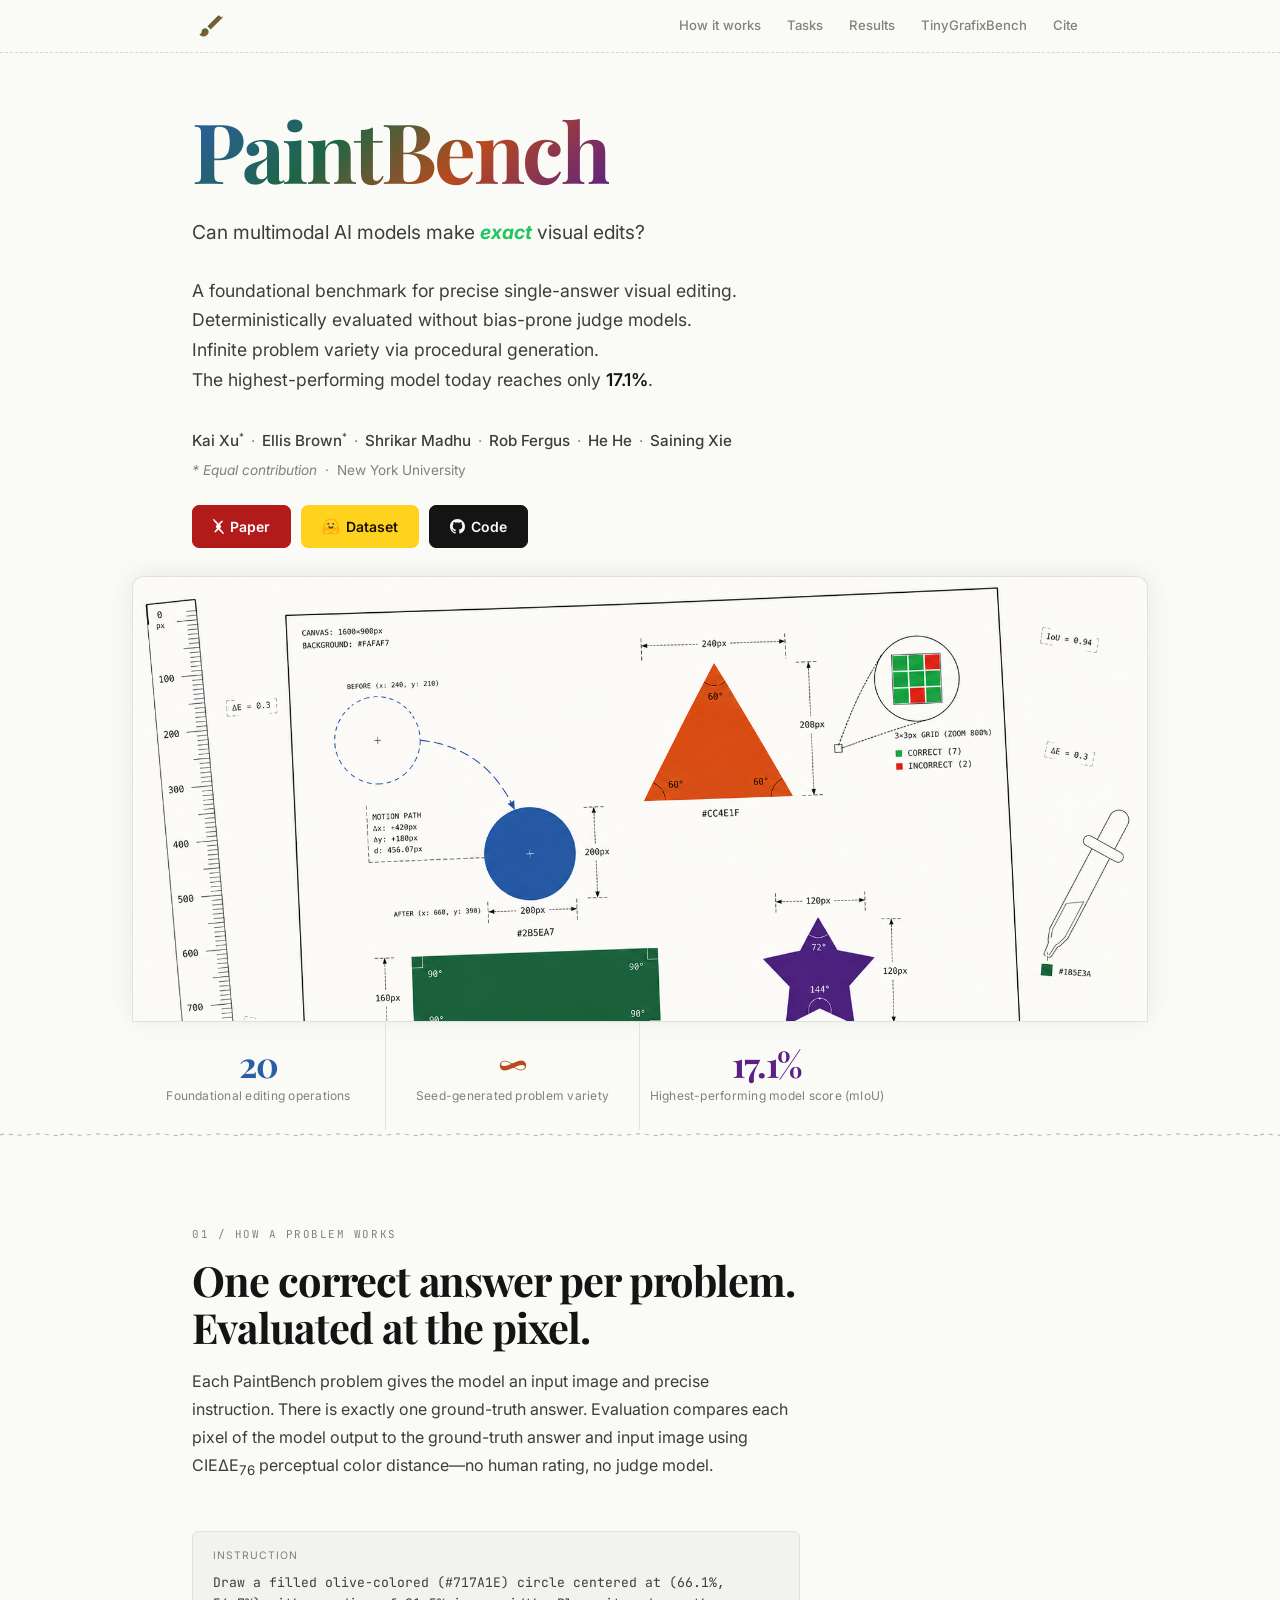
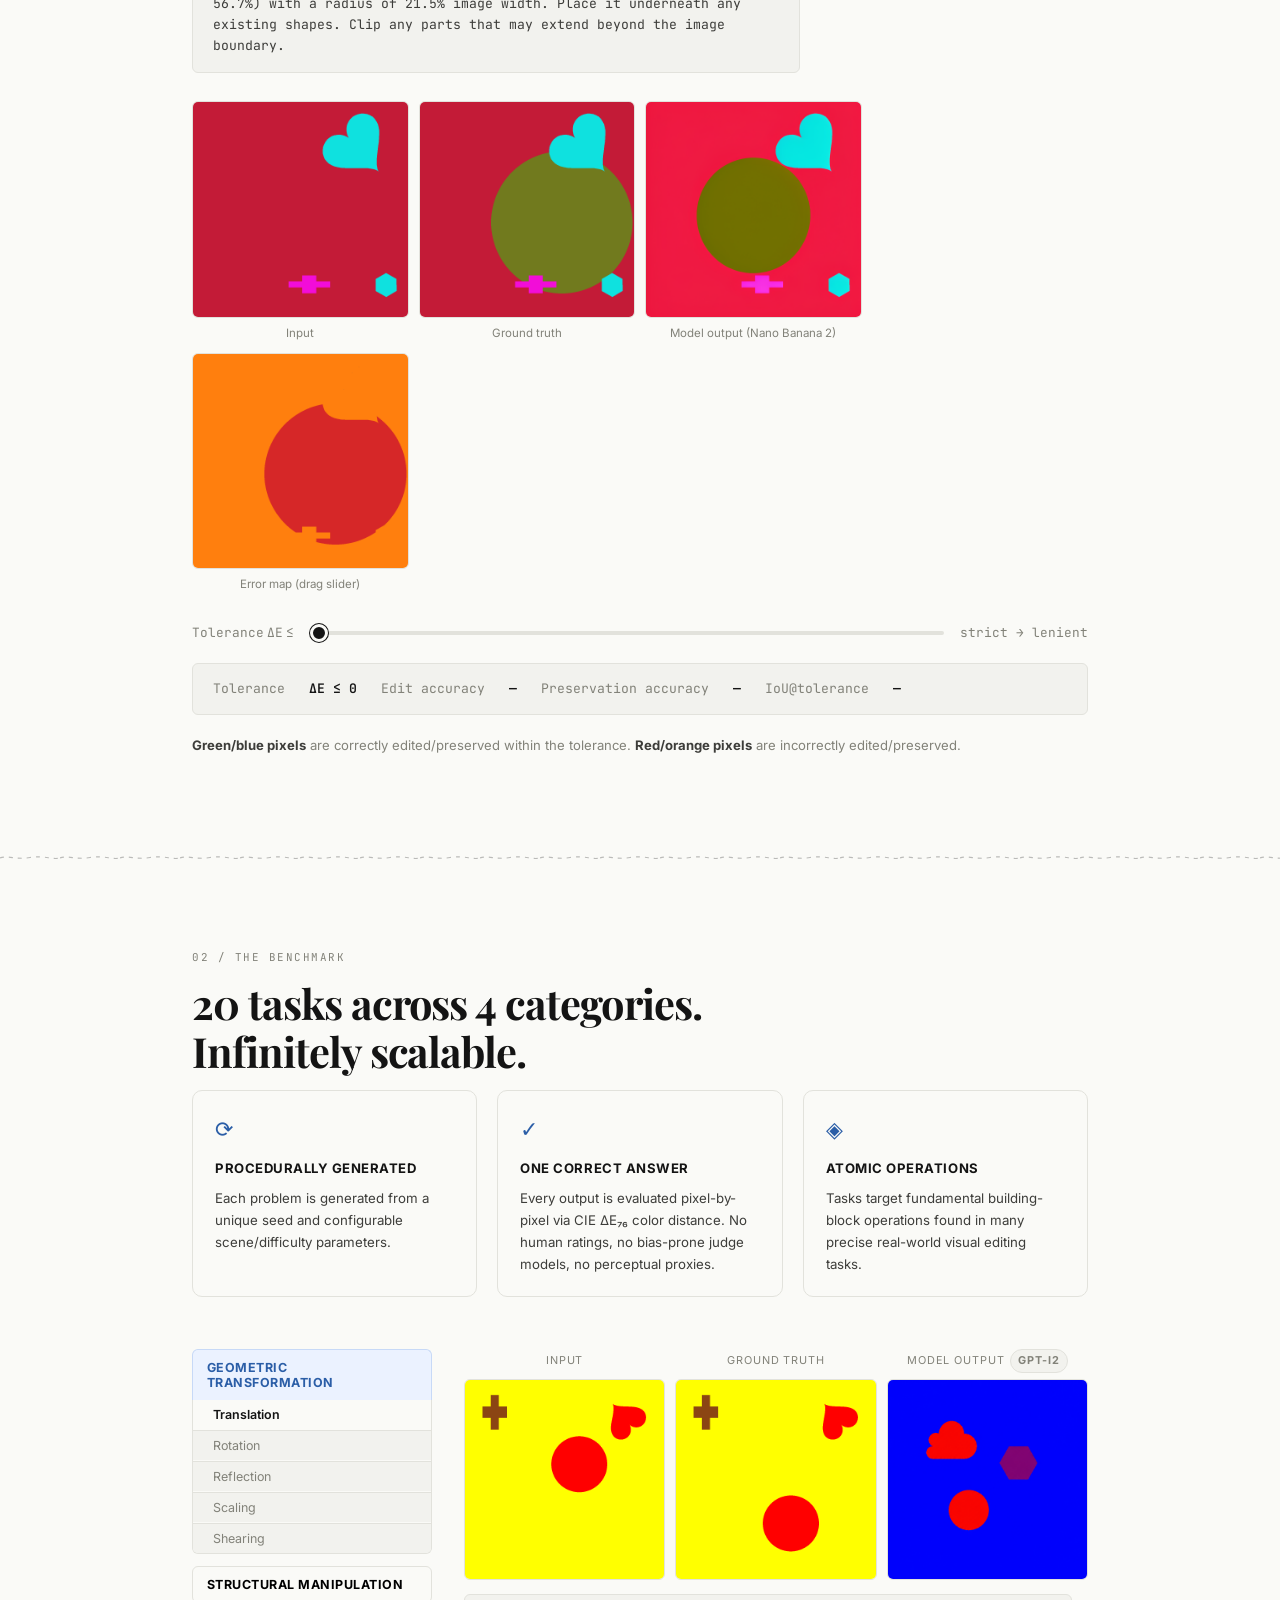
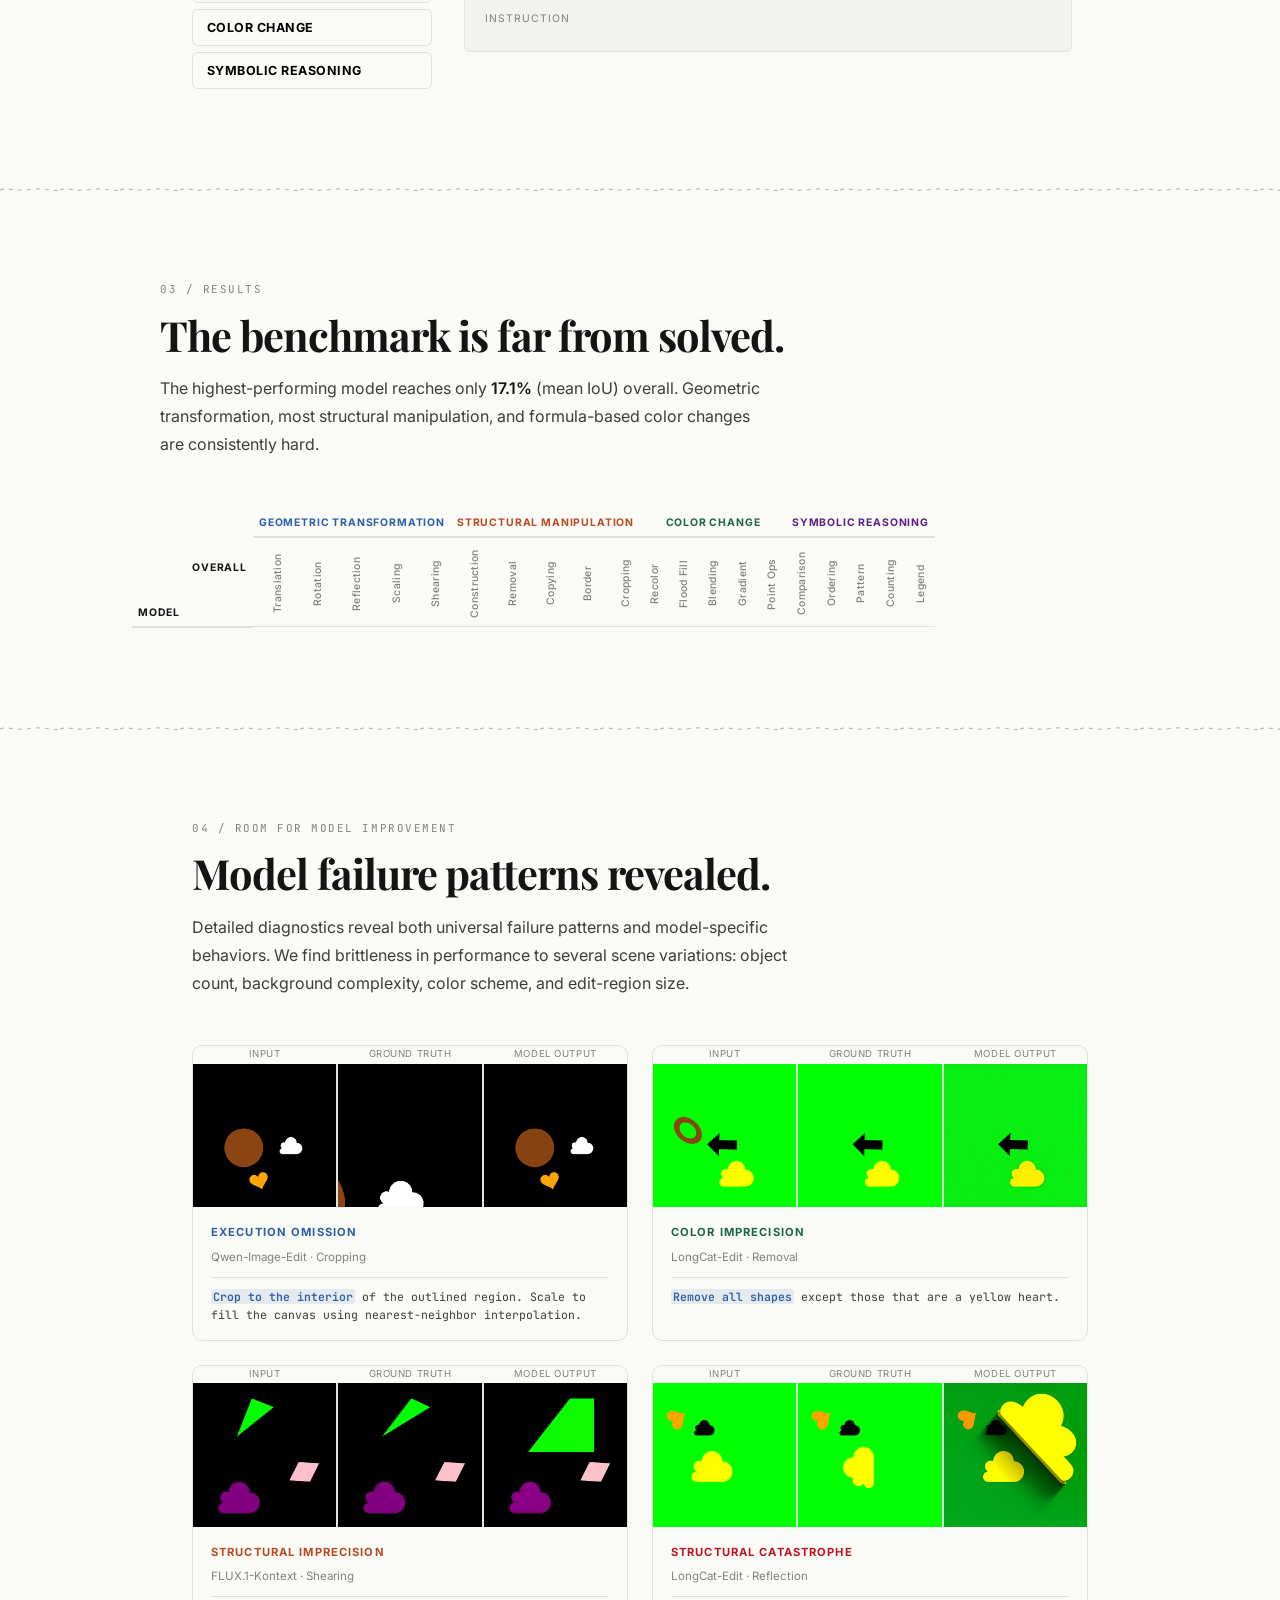
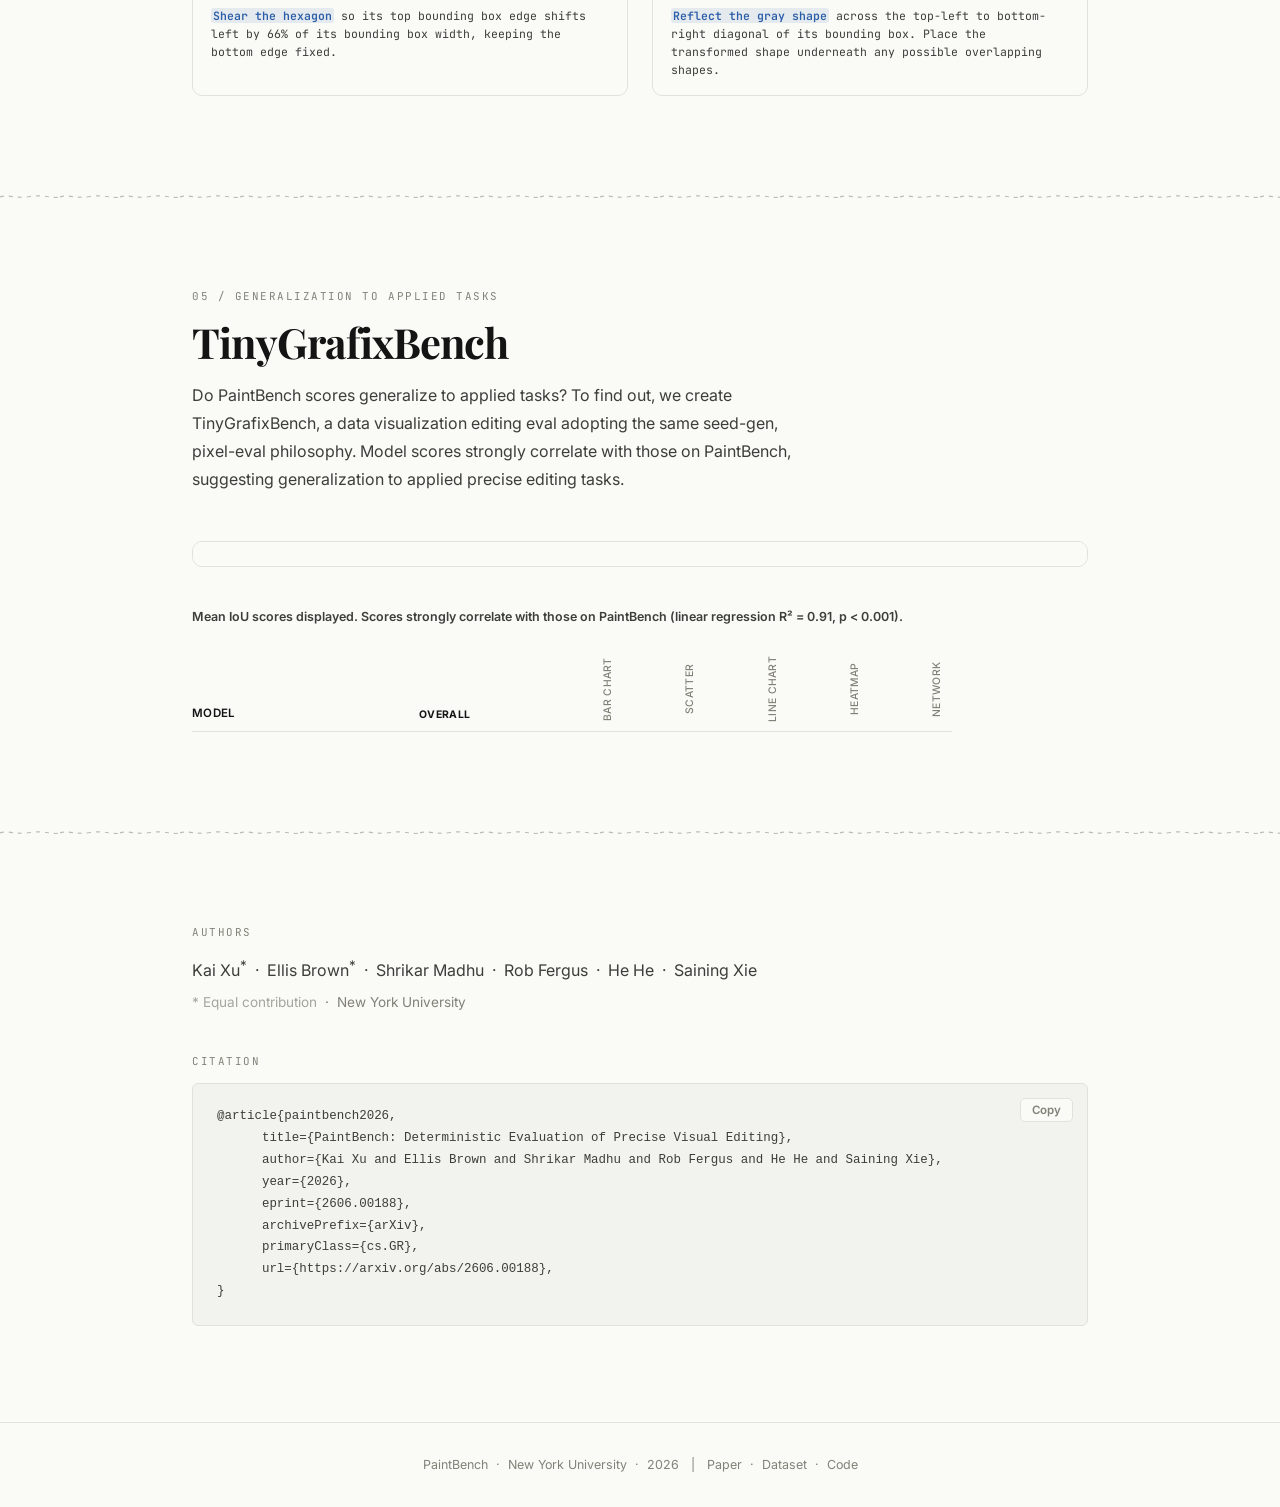
<file: index.html>
<!DOCTYPE html>
<html lang="en">
<head>
  <meta charset="UTF-8" />
  <meta name="viewport" content="width=device-width, initial-scale=1.0" />
  <title>PaintBench: Deterministic Evaluation of Precise Visual Editing</title>
  <meta name="description" content="PaintBench: a pixel-level benchmark for evaluating precise, deterministic visual editing across 20 tasks and 1,920 problems. The best model today scores 17.1%." />
  <link rel="icon" type="image/svg+xml" href="assets/img/favicon.svg" />
  <link rel="preconnect" href="https://fonts.googleapis.com" />
  <link rel="preconnect" href="https://fonts.gstatic.com" crossorigin />
  <link href="https://fonts.googleapis.com/css2?family=Playfair+Display:wght@700&family=Inter:wght@400;500;600;700&family=JetBrains+Mono:wght@400;500&display=swap" rel="stylesheet" />
  <link rel="stylesheet" href="assets/css/style.css" />
</head>
<body>

<!-- ── Nav ────────────────────────────────────────────────────── -->
<nav>
  <canvas id="nav-canvas"></canvas>
  <div class="nav-inner">
    <img src="assets/img/favicon.svg" class="nav-logo" alt="PaintBench" />
    <div class="nav-links">
      <a href="#example">How it works</a>
      <a href="#benchmark">Tasks</a>
      <a href="#results">Results</a>
      <a href="#tinygrafixbench">TinyGrafixBench</a>
      <a href="#citation">Cite</a>
    </div>
  </div>
</nav>

<!-- ── Hero ────────────────────────────────────────────────────── -->
<section id="hero">
  <div class="wrap">
    <h1 class="hero-title">PaintBench</h1>
    <p class="hero-tagline">Can multimodal AI models make <strong><em style="color:#22c55e">exact</em></strong> visual edits?</p>
    <p class="hero-sub">
      A foundational benchmark for precise single-answer visual editing.<br>
      Deterministically evaluated without bias-prone judge models.<br>
      Infinite problem variety via procedural generation.<br>
      The highest-performing model today reaches only&nbsp;<em>17.1%</em>.
    </p>
    <div class="hero-authors">
      <a href="https://kaixubuilds.github.io/" target="_blank" rel="noopener" class="author-name">Kai Xu</a><sup>*</sup>
      <span class="author-sep">&thinsp;·&thinsp;</span>
      <a href="https://ellisbrown.github.io/" target="_blank" rel="noopener" class="author-name">Ellis Brown</a><sup>*</sup>
      <span class="author-sep">&thinsp;·&thinsp;</span>
      <a href="https://shrikar17.github.io/" target="_blank" rel="noopener" class="author-name">Shrikar Madhu</a>
      <span class="author-sep">&thinsp;·&thinsp;</span>
      <a href="https://cs.nyu.edu/~fergus/pmwiki/pmwiki.php" target="_blank" rel="noopener" class="author-name">Rob Fergus</a>
      <span class="author-sep">&thinsp;·&thinsp;</span>
      <a href="https://hhexiy.ai/" target="_blank" rel="noopener" class="author-name">He He</a>
      <span class="author-sep">&thinsp;·&thinsp;</span>
      <a href="https://www.sainingxie.com/" target="_blank" rel="noopener" class="author-name">Saining Xie</a>
    </div>
    <div class="hero-affil">
      <span class="affil-eq">* Equal contribution</span>
      <span class="affil-sep"> &nbsp;·&nbsp; </span>
      <span>New York University</span>
    </div>
    <div class="btn-row">
      <a href="https://arxiv.org/abs/2606.00188" target="_blank" rel="noopener" class="btn cta-arxiv">
        <img src="assets/img/arxiv_logo.png" alt="arXiv" class="btn-logo btn-logo-arxiv" /> Paper
      </a>
      <a href="https://huggingface.co/datasets/PaintBench/PaintBench" target="_blank" rel="noopener" class="btn cta-hf">
        <img src="assets/img/hf_logo.png" alt="HuggingFace" class="btn-logo btn-logo-hf" /> Dataset
      </a>
      <a href="https://github.com/PaintBench/PaintBench" target="_blank" rel="noopener" class="btn cta-secondary">
        <svg width="15" height="15" viewBox="0 0 24 24" fill="currentColor"><path d="M12 0C5.37 0 0 5.37 0 12c0 5.31 3.435 9.795 8.205 11.385.6.105.825-.255.825-.57 0-.285-.015-1.23-.015-2.235-3.015.555-3.795-.735-4.035-1.41-.135-.345-.72-1.41-1.23-1.695-.42-.225-1.02-.78-.015-.795.945-.015 1.62.87 1.845 1.23 1.08 1.815 2.805 1.305 3.495.99.105-.78.42-1.305.765-1.605-2.67-.3-5.46-1.335-5.46-5.925 0-1.305.465-2.385 1.23-3.225-.12-.3-.54-1.53.12-3.18 0 0 1.005-.315 3.3 1.23.96-.27 1.98-.405 3-.405s2.04.135 3 .405c2.295-1.56 3.3-1.23 3.3-1.23.66 1.65.24 2.88.12 3.18.765.84 1.23 1.905 1.23 3.225 0 4.605-2.805 5.625-5.475 5.925.435.375.81 1.095.81 2.22 0 1.605-.015 2.895-.015 3.3 0 .315.225.69.825.57A12.02 12.02 0 0 0 24 12c0-6.63-5.37-12-12-12z"/></svg> Code
      </a>
    </div>
  </div>

  <!-- Hero image — swap src to assets/img/hero.png once saved -->
  <div class="wrap-wide">
    <div class="hero-image-wrap">
      <img id="hero-img" src="assets/img/hero.png"
           onerror="this.parentElement.innerHTML='<div class=hero-image-placeholder>hero.png — drop the generated image here</div>'"
           alt="PaintBench benchmark illustration: geometric shapes with measurement annotations and pixel-level evaluation grid" />
    </div>

    <div class="stats-bar">
      <div class="stat-cell">
        <div class="stat-val" style="color:var(--geo)">20</div>
        <div class="stat-label">Foundational editing operations</div>
      </div>
      <div class="stat-cell">
        <div class="stat-val" style="color:var(--str)">∞</div>
        <div class="stat-label">Seed-generated problem variety</div>
      </div>
      <div class="stat-cell">
        <div class="stat-val" style="color:var(--sym)">17.1%</div>
        <div class="stat-label">Highest-performing model score (mIoU)</div>
      </div>
    </div>
  </div>
</section>

<!-- ── §01 How a problem works ────────────────────────────────── -->
<section id="example">
  <div class="wrap">
    <div class="sec-num">01 / How a Problem Works</div>
    <h2 class="sec-title">One correct answer per problem.<br>Evaluated at the pixel.</h2>
    <p class="sec-body">
      Each PaintBench problem gives the model an input image and precise instruction.
      There is exactly one ground-truth answer.
      Evaluation compares each pixel of the model output to the ground-truth answer and input image using
      CIE&Delta;E<sub>76</sub> perceptual color distance—no human rating, no judge model.
    </p>

    <div class="instruction-block">
      <div class="label">Instruction</div>
      Draw a filled olive-colored (#717A1E) circle centered at (66.1%, 56.7%) with a radius of 21.5% image width. Place it underneath any existing shapes. Clip any parts that may extend beyond the image boundary.
    </div>

    <div class="img-strip">
      <div class="img-cell">
        <img src="assets/img/eval_input.png" alt="Input image" />
        <div class="cap">Input</div>
      </div>
      <div class="img-cell">
        <img src="assets/img/eval_answer.png" alt="Ground truth answer" />
        <div class="cap">Ground truth</div>
      </div>
      <div class="img-cell">
        <img src="assets/img/eval_normalized_output.png" alt="Model output (Nano Banana 2)" />
        <div class="cap">Model output <span style="color:var(--muted)">(Nano Banana 2)</span></div>
      </div>
      <div class="img-cell img-cell--error">
        <img id="diff-img" src="assets/img/eval_diff_cie76_0.png" alt="Pixel error map" />
        <div class="cap">Error map <span style="color:var(--muted)">(drag slider)</span></div>
      </div>
    </div>

    <div class="slider-wrap">
      <span class="slider-label">Tolerance&thinsp;ΔE&thinsp;≤</span>
      <input type="range" id="de-slider" min="0" max="10" value="0" step="1" />
      <span class="slider-label" style="text-align:right">strict → lenient</span>
    </div>

    <div class="slider-stats">
      <div class="stat-item">
        <span class="skey">Tolerance &nbsp;</span>
        <span class="sval" id="stat-t">ΔE ≤ 0</span>
      </div>
      <div class="stat-item">
        <span class="skey">Edit accuracy &nbsp;</span>
        <span class="sval" id="stat-edit">—</span>
      </div>
      <div class="stat-item">
        <span class="skey">Preservation accuracy &nbsp;</span>
        <span class="sval" id="stat-pres">—</span>
      </div>
      <div class="stat-item">
        <span class="skey">IoU@tolerance &nbsp;</span>
        <span class="sval" id="stat-iou">—</span>
      </div>
    </div>

    <p style="margin-top:20px; font-size:.82rem; color:var(--muted); max-width:none;">
      <strong style="color:var(--ink-2)">Green/blue pixels</strong> are correctly edited/preserved within the tolerance.
      <strong style="color:var(--ink-2)">Red/orange pixels</strong> are incorrectly edited/preserved.
    </p>
  </div>
</section>

<!-- ── §02 Benchmark taxonomy ─────────────────────────────────── -->
<section id="benchmark">
  <div class="wrap">
    <div class="sec-num">02 / The Benchmark</div>
    <h2 class="sec-title">20 tasks across 4 categories.<br>Infinitely scalable.</h2>

    <div class="design-pillars">
      <div class="pillar">
        <div class="pillar-icon">⟳</div>
        <div class="pillar-name">Procedurally Generated</div>
        <div class="pillar-body">Each problem is generated from a unique seed and configurable scene/difficulty parameters.</div>
      </div>
      <div class="pillar">
        <div class="pillar-icon">✓</div>
        <div class="pillar-name">One Correct Answer</div>
        <div class="pillar-body">Every output is evaluated pixel-by-pixel via CIE ΔE₇₆ color distance. No human ratings, no bias-prone judge models, no perceptual proxies.</div>
      </div>
      <div class="pillar">
        <div class="pillar-icon">◈</div>
        <div class="pillar-name">Atomic Operations</div>
        <div class="pillar-body">Tasks target fundamental building-block operations found in many precise real-world visual editing tasks.</div>
      </div>
    </div>

    <!-- Task switcher: all 20 tasks -->
    <div class="taxonomy-layout">
      <div class="cat-list">
        <div class="cat-group">
          <button class="cat-btn geo active" data-cat="geo">
            <div class="cat-btn-name">Geometric Transformation</div>
          </button>
          <div class="task-list" id="tasks-geo">
            <button class="task-btn active" data-task="translation" data-cat="geo">Translation</button>
            <button class="task-btn" data-task="rotation" data-cat="geo">Rotation</button>
            <button class="task-btn" data-task="reflection" data-cat="geo">Reflection</button>
            <button class="task-btn" data-task="scaling" data-cat="geo">Scaling</button>
            <button class="task-btn" data-task="shearing" data-cat="geo">Shearing</button>
          </div>
        </div>
        <div class="cat-group">
          <button class="cat-btn str" data-cat="str">
            <div class="cat-btn-name">Structural Manipulation</div>
          </button>
          <div class="task-list" id="tasks-str" style="display:none">
            <button class="task-btn" data-task="construction" data-cat="str">Construction</button>
            <button class="task-btn" data-task="removal" data-cat="str">Removal</button>
            <button class="task-btn" data-task="copying" data-cat="str">Copying</button>
            <button class="task-btn" data-task="border" data-cat="str">Border</button>
            <button class="task-btn" data-task="cropping" data-cat="str">Cropping</button>
          </div>
        </div>
        <div class="cat-group">
          <button class="cat-btn col" data-cat="col">
            <div class="cat-btn-name">Color Change</div>
          </button>
          <div class="task-list" id="tasks-col" style="display:none">
            <button class="task-btn" data-task="recolor" data-cat="col">Recolor</button>
            <button class="task-btn" data-task="flood_fill" data-cat="col">Flood Fill</button>
            <button class="task-btn" data-task="blending" data-cat="col">Blending</button>
            <button class="task-btn" data-task="gradient" data-cat="col">Gradient</button>
            <button class="task-btn" data-task="point_operations" data-cat="col">Point Operations</button>
          </div>
        </div>
        <div class="cat-group">
          <button class="cat-btn sym" data-cat="sym">
            <div class="cat-btn-name">Symbolic Reasoning</div>
          </button>
          <div class="task-list" id="tasks-sym" style="display:none">
            <button class="task-btn" data-task="comparison" data-cat="sym">Comparison</button>
            <button class="task-btn" data-task="ordering" data-cat="sym">Ordering</button>
            <button class="task-btn" data-task="pattern" data-cat="sym">Pattern</button>
            <button class="task-btn" data-task="counting" data-cat="sym">Counting</button>
            <button class="task-btn" data-task="legend" data-cat="sym">Legend</button>
          </div>
        </div>
      </div>

      <!-- Example panel -->
      <div class="ex-panel-wrap">
        <div class="ex-labels">
          <span>Input</span>
          <span>Ground Truth</span>
          <span>Model Output <span class="ex-model-tag" id="ex-model-name">GPT-I2</span></span>
        </div>
        <div class="ex-triple">
          <img id="ex-input"  src="assets/img/ex_translation_input.png"  alt="Input" />
          <img id="ex-answer" src="assets/img/ex_translation_answer.png" alt="Ground truth" />
          <img id="ex-output" src="assets/img/ex_translation_output.png" alt="Model output" />
        </div>
        <div class="instruction-block" style="margin-top:14px">
          <div class="label">Instruction</div>
          <div id="ex-instr"></div>
        </div>
      </div>
    </div>
  </div>
</section>

<!-- ── §03 Results heatmap ────────────────────────────────────── -->
<section id="results">
  <div class="wrap-wide">
    <div class="wrap" style="padding:0">
      <div class="sec-num">03 / Results</div>
      <h2 class="sec-title">The benchmark is far from solved.</h2>
      <p class="sec-body">
        The highest-performing model reaches only <strong>17.1%</strong> (mean IoU) overall.
        Geometric transformation, most structural manipulation, and formula-based color changes are consistently hard.
      </p>
    </div>

    <div class="heatmap-scroll">
      <table class="heatmap-table">
        <thead>
          <tr>
            <th rowspan="2" class="th-model" style="vertical-align:bottom">Model</th>
            <th rowspan="2" class="th-overall">Overall</th>
            <th colspan="5" class="cat-geo">Geometric Transformation</th>
            <th colspan="5" class="cat-str">Structural Manipulation</th>
            <th colspan="5" class="cat-col">Color Change</th>
            <th colspan="5" class="cat-sym">Symbolic Reasoning</th>
          </tr>
          <tr>
            <th>Translation</th><th>Rotation</th><th>Reflection</th><th>Scaling</th><th>Shearing</th>
            <th>Construction</th><th>Removal</th><th>Copying</th><th>Border</th><th>Cropping</th>
            <th>Recolor</th><th>Flood Fill</th><th>Blending</th><th>Gradient</th><th>Point Ops</th>
            <th>Comparison</th><th>Ordering</th><th>Pattern</th><th>Counting</th><th>Legend</th>
          </tr>
        </thead>
        <tbody id="hm-body"></tbody>
      </table>
    </div>

  </div>
</section>

<!-- ── §04 Failure modes ───────────────────────────────────────── -->
<section id="failures">
  <div class="wrap">
    <div class="sec-num">04 / Room for Model Improvement</div>
    <h2 class="sec-title">Model failure patterns revealed.</h2>
    <p class="sec-body">
      Detailed diagnostics reveal both universal failure patterns and model-specific behaviors. We find brittleness in performance to several scene variations: object count, background complexity, color scheme, and edit-region size.
    </p>

    <div class="failure-grid">

      <div class="failure-card">
        <div class="failure-cap-labels">
          <span>Input</span><span>Ground Truth</span><span>Model Output</span>
        </div>
        <div class="failure-imgs">
          <img src="assets/img/fm_omission_input.png" alt="Input" />
          <img src="assets/img/fm_omission_answer.png" alt="Ground truth" />
          <img src="assets/img/fm_omission_output.png" alt="Model output" />
        </div>
        <div class="failure-body">
          <div class="failure-mode no-edit">Execution Omission</div>
          <div class="failure-model">Qwen-Image-Edit · Cropping</div>
          <div class="failure-instr">
            <mark class="tgb-hl">Crop to the interior</mark> of the outlined region.
            Scale to fill the canvas using nearest-neighbor interpolation.
          </div>
        </div>
      </div>

      <div class="failure-card">
        <div class="failure-cap-labels">
          <span>Input</span><span>Ground Truth</span><span>Model Output</span>
        </div>
        <div class="failure-imgs">
          <img src="assets/img/fm_color_input.png" alt="Input" />
          <img src="assets/img/fm_color_answer.png" alt="Ground truth" />
          <img src="assets/img/fm_color_output.png" alt="Model output" />
        </div>
        <div class="failure-body">
          <div class="failure-mode color-imp">Color Imprecision</div>
          <div class="failure-model">LongCat-Edit · Removal</div>
          <div class="failure-instr">
            <mark class="tgb-hl">Remove all shapes</mark> except those that are a yellow heart.
          </div>
        </div>
      </div>

      <div class="failure-card">
        <div class="failure-cap-labels">
          <span>Input</span><span>Ground Truth</span><span>Model Output</span>
        </div>
        <div class="failure-imgs">
          <img src="assets/img/fm_misalignment_input.png" alt="Input" />
          <img src="assets/img/fm_misalignment_answer.png" alt="Ground truth" />
          <img src="assets/img/fm_misalignment_output.png" alt="Model output" />
        </div>
        <div class="failure-body">
          <div class="failure-mode struct-imp">Structural Imprecision</div>
          <div class="failure-model">FLUX.1-Kontext · Shearing</div>
          <div class="failure-instr">
            <mark class="tgb-hl">Shear the hexagon</mark> so its top bounding box edge shifts left by 66% of its bounding box width, keeping the bottom edge fixed.
          </div>
        </div>
      </div>

      <div class="failure-card">
        <div class="failure-cap-labels">
          <span>Input</span><span>Ground Truth</span><span>Model Output</span>
        </div>
        <div class="failure-imgs">
          <img src="assets/img/fm_catastrophe_input.png" alt="Input" />
          <img src="assets/img/fm_catastrophe_answer.png" alt="Ground truth" />
          <img src="assets/img/fm_catastrophe_output.png" alt="Model output" />
        </div>
        <div class="failure-body">
          <div class="failure-mode catastroph">Structural Catastrophe</div>
          <div class="failure-model">LongCat-Edit · Reflection</div>
          <div class="failure-instr">
            <mark class="tgb-hl">Reflect the gray shape</mark> across the top-left to bottom-right diagonal of its bounding box.
            Place the transformed shape underneath any possible overlapping shapes.
          </div>
        </div>
      </div>

    </div>
  </div>
</section>

<!-- ── §05 TinyGrafixBench ────────────────────────────────────── -->
<section id="tinygrafixbench">
  <div class="wrap">
    <div class="sec-num">05 / Generalization to Applied Tasks</div>
    <h2 class="sec-title">TinyGrafixBench</h2>
    <p class="sec-body">
      Do PaintBench scores generalize to applied tasks? To find out, we create TinyGrafixBench, a data visualization editing eval adopting the same seed-gen, pixel-eval philosophy. Model scores strongly correlate with those on PaintBench,
      suggesting generalization to applied precise editing tasks.
    </p>

    <!-- TGB auto-scroll marquee -->
    <div class="tgb-marquee-wrap">
      <div class="tgb-marquee-fade-top"></div>
      <div class="tgb-marquee-track" id="tgb-marquee-track"></div>
      <div class="tgb-marquee-fade-bot"></div>
    </div>

    <p class="tgb-hm-label">Mean IoU scores displayed. Scores strongly correlate with those on PaintBench (linear regression R² = 0.91, p &lt; 0.001).</p>
    <div class="heatmap-scroll">
      <table class="heatmap-table tgb-hm">
        <thead>
          <tr>
            <th class="th-model" style="vertical-align:bottom">Model</th>
            <th class="th-overall">Overall</th>
            <th>Bar Chart</th>
            <th>Scatter</th>
            <th>Line Chart</th>
            <th>Heatmap</th>
            <th>Network</th>
          </tr>
        </thead>
        <tbody id="tgb-hm-body"></tbody>
      </table>
    </div>

  </div>
</section>

<!-- ── Citation ────────────────────────────────────────────────── -->
<section id="citation">
  <div class="wrap">
    <div class="sec-num">Authors</div>
    <p class="authors">
      Kai Xu<sup>*</sup> &nbsp;·&nbsp; Ellis Brown<sup>*</sup> &nbsp;·&nbsp; Shrikar Madhu &nbsp;·&nbsp;
      Rob Fergus &nbsp;·&nbsp; He He &nbsp;·&nbsp; Saining Xie
    </p>
    <p class="affil"><span style="opacity:.7">* Equal contribution</span> &nbsp;·&nbsp; New York University</p>

    <div class="sec-num">Citation</div>
    <div class="cite-block">
      <button class="copy-btn" id="copy-btn">Copy</button>
<pre id="cite-text">@article{paintbench2026,
      title={PaintBench: Deterministic Evaluation of Precise Visual Editing},
      author={Kai Xu and Ellis Brown and Shrikar Madhu and Rob Fergus and He He and Saining Xie},
      year={2026},
      eprint={2606.00188},
      archivePrefix={arXiv},
      primaryClass={cs.GR},
      url={https://arxiv.org/abs/2606.00188},
}</pre>
    </div>
  </div>
</section>

<!-- ── Footer ──────────────────────────────────────────────────── -->
<footer>
  <div class="wrap">
    PaintBench &nbsp;·&nbsp; New York University &nbsp;·&nbsp; 2026
    &nbsp;&nbsp;|&nbsp;&nbsp;
    <a href="https://arxiv.org/abs/2606.00188" target="_blank">Paper</a>
    &nbsp;·&nbsp;
    <a href="https://huggingface.co/datasets/PaintBench/PaintBench" target="_blank">Dataset</a>
    &nbsp;·&nbsp;
    <a href="https://github.com/PaintBench/PaintBench" target="_blank">Code</a>
  </div>
</footer>

<script src="assets/js/main.js"></script>
</body>
</html>
</file>
<file: assets/css/style.css>
/* ── Tokens ──────────────────────────────────────────────────── */
:root {
  --bg:       #FAFAF7;
  --bg-dim:   #F2F2EE;
  --ink:      #141414;
  --ink-2:    #3D3D3A;
  --muted:    #828279;
  --rule:     #E2E2DC;

  --accent:   #2B5EA7;
  --geo:      #2B5EA7;  --geo-light: #EBF2FF;  --geo-mid: #C7D9F7;
  --str:      #B84A1E;  --str-light: #FEF3EE;  --str-mid: #F5C5A8;
  --col:      #1D6645;  --col-light: #EAFAF1;  --col-mid: #A8DCBF;
  --sym:      #5B2085;  --sym-light: #F5EEFF;  --sym-mid: #D4B4F5;

  --ff-disp: 'Playfair Display', Georgia, 'Times New Roman', serif;
  --ff-body: 'Inter', system-ui, -apple-system, sans-serif;
  --ff-mono: 'JetBrains Mono', 'Fira Code', 'Courier New', monospace;

  --rainbow: linear-gradient(135deg, var(--geo) 0%, var(--col) 35%, var(--str) 65%, var(--sym) 100%);

  --r: 6px;
  --sh: 0 1px 2px rgba(0,0,0,.06), 0 3px 12px rgba(0,0,0,.08);
}

/* ── Reset ───────────────────────────────────────────────────── */
*, *::before, *::after { box-sizing: border-box; margin: 0; padding: 0; }
html { scroll-behavior: smooth; font-size: 16px; }
body {
  font-family: var(--ff-body);
  background: var(--bg);
  color: var(--ink);
  line-height: 1.65;
  -webkit-font-smoothing: antialiased;
}
img { display: block; max-width: 100%; }
a   { color: var(--accent); text-decoration: none; }
a:hover { text-decoration: underline; }

/* ── Layout ──────────────────────────────────────────────────── */
.wrap      { max-width: 960px;  margin: 0 auto; padding: 0 32px; }
.wrap-wide { max-width: 1080px; margin: 0 auto; padding: 0 32px; }
section    { padding: 96px 0; position: relative; }
section::before {
  content: '';
  position: absolute; top: 0; left: 0; right: 0; height: 8px;
  background-image: url("data:image/svg+xml,%3Csvg xmlns='http://www.w3.org/2000/svg' width='60' height='8'%3E%3Cpath d='M0 5 C8 2 16 7 30 4.5 C44 2 52 7 60 5' stroke='rgba(20%2C20%2C20%2C0.28)' stroke-width='1.2' fill='none' stroke-dasharray='4 5'/%3E%3C/svg%3E");
  background-repeat: repeat-x;
  background-position: top left;
  background-size: 60px 8px;
}
#hero::before { display: none; }

/* ── Nav ─────────────────────────────────────────────────────── */
nav {
  position: sticky; top: 0; z-index: 200;
  background: var(--bg);
  border-bottom: 1px dashed rgba(20,20,20,.16);
  overflow: hidden;
}
#nav-canvas {
  position: absolute; top: 0; left: 0;
  width: 100%; height: 100%;
  pointer-events: none;
}
.nav-inner { position: relative; z-index: 1; }
.nav-inner {
  max-width: 960px; margin: 0 auto; padding: 0 32px;
  height: 52px; display: flex; align-items: center; justify-content: space-between;
}
.nav-logo {
  height: 28px; width: 28px;
  display: block;
  background: #fafaf7; border-radius: 6px;
  padding: 5px;
  box-sizing: content-box;
}
.nav-links { display: flex; gap: 6px; align-items: center; }
.nav-links a {
  font-size: .82rem; font-weight: 500; color: var(--muted);
  padding: 5px 10px; border-radius: 6px;
  background: #fafaf7;
  transition: color .15s, background .15s;
}
.nav-links a:hover { color: var(--ink); background: color-mix(in srgb, var(--bg-dim) 70%, var(--ink) 10%); text-decoration: none; }
.nav-links .btn-nav {
  background: var(--ink); color: var(--bg) !important;
  padding: 5px 14px; border-radius: 5px;
}
.nav-links .btn-nav:hover { background: #333; }

/* ── Hero ────────────────────────────────────────────────────── */
#hero { border-top: none; padding: 52px 0 0; background: var(--bg); }

.hero-eyebrow {
  display: inline-block;
  font-size: .72rem; font-weight: 600; letter-spacing: .12em;
  text-transform: uppercase; color: var(--muted);
  border: 1px solid var(--rule); border-radius: 99px;
  padding: 4px 14px; margin-bottom: 24px;
}
.hero-title {
  font-family: var(--ff-disp);
  font-size: clamp(3rem, 7vw, 5.2rem);
  font-weight: 700; line-height: 1.08; letter-spacing: -.03em;
  margin-bottom: 22px;
  background: var(--rainbow);
  -webkit-background-clip: text; background-clip: text;
  -webkit-text-fill-color: transparent;
  display: inline-block;
}
.hero-tagline {
  font-family: var(--ff-body); font-size: 1.2rem; font-weight: 400;
  color: var(--ink-2); line-height: 1.6; margin-bottom: 28px;
}
.hero-sub {
  font-size: 1.1rem; color: var(--ink-2);
  max-width: 52ch; line-height: 1.7; margin-bottom: 32px;
}
.hero-sub em { font-style: normal; color: var(--ink); font-weight: 600; }

.btn-row { display: flex; flex-wrap: wrap; gap: 10px; margin-bottom: 28px; }
.btn {
  display: inline-flex; align-items: center; gap: 6px;
  font-size: .875rem; font-weight: 600;
  padding: 9px 20px; border-radius: 7px;
  border: 1.5px solid transparent;
  cursor: pointer; transition: .15s; text-decoration: none !important;
  white-space: nowrap;
}
.btn-dark   { background: var(--ink); color: var(--bg); border-color: var(--ink); }
.btn-dark:hover { background: #2a2a2a; }
.btn-outline{ background: transparent; color: var(--ink); border-color: var(--rule); }
.btn-outline:hover { border-color: #aaa; }
.btn-ghost  { background: transparent; color: var(--muted); border-color: var(--rule); cursor: default; }
.cta-arxiv    { background: #B31B1B; color: #fff !important; border-color: #B31B1B; }
.cta-arxiv:hover { background: #9A1717; border-color: #9A1717; }
.cta-secondary { background: var(--ink); color: var(--bg) !important; border-color: var(--ink); }
.cta-secondary:hover { opacity: .85; }
.cta-hf       { background: #FFD21E; color: #1a0f00 !important; border-color: #FFD21E; }
.cta-hf:hover { background: #F0C400; border-color: #F0C400; }
.btn-logo { display: block; flex-shrink: 0; object-fit: contain; }
.btn-logo-arxiv { height: 15px; width: auto; filter: brightness(0) invert(1); }
.btn-logo-hf    { height: 17px; width: auto; }

.hero-authors {
  font-size: .95rem; color: var(--ink-2);
  margin-bottom: 4px; line-height: 1.8;
}
.hero-authors sup { font-size: .65em; }
.author-name { color: var(--ink-2); font-weight: 500; text-decoration: none; }
.author-name:hover { color: var(--accent); text-decoration: underline; }
.author-sep { color: var(--muted); }
.hero-affil { font-size: .85rem; color: var(--muted); margin-bottom: 24px; }
.affil-eq { font-style: italic; }
.affil-sep { color: var(--muted); }

/* Hero image — full bleed with rounded bottom corners */
.hero-image-wrap {
  width: 100%; overflow: hidden;
  border-radius: 12px 12px 0 0;
  border: 1px solid var(--rule); border-bottom: none;
  box-shadow: 0 -2px 24px rgba(0,0,0,.08);
  background: var(--bg-dim);
  aspect-ratio: 16/7;
  display: flex; align-items: center; justify-content: center;
}
.hero-image-wrap img { width: 100%; height: 100%; object-fit: cover; object-position: top center; }
.hero-image-placeholder {
  width: 100%; height: 100%;
  display: flex; align-items: center; justify-content: center;
  background: linear-gradient(135deg, #EBF2FF 0%, #F5EEFF 50%, #EAFAF1 100%);
  font-family: var(--ff-mono); font-size: .8rem; color: var(--muted);
}

/* Stats bar */
.stats-bar {
  border-top: 1px solid var(--rule);
  display: grid; grid-template-columns: repeat(4, 1fr);
}
.stat-cell {
  padding: 24px 0; text-align: center;
  border-right: 1px solid var(--rule);
}
.stat-cell:last-child { border-right: none; }
.stat-val {
  font-family: var(--ff-disp);
  font-size: 2.2rem; font-weight: 700; letter-spacing: -.04em;
  line-height: 1; margin-bottom: 5px;
}
.stat-label { font-size: .75rem; color: var(--muted); letter-spacing: .02em; }

/* ── Section chrome ───────────────────────────────────────────── */
.sec-num {
  font-family: var(--ff-mono);
  font-size: .68rem; letter-spacing: .14em; text-transform: uppercase;
  color: var(--muted); margin-bottom: 12px;
}
.sec-title {
  font-family: var(--ff-disp);
  font-size: clamp(1.8rem, 3.5vw, 2.6rem);
  font-weight: 700; letter-spacing: -.025em; line-height: 1.15;
  margin-bottom: 16px; color: var(--ink);
}
.sec-body {
  font-size: 1rem; color: var(--ink-2); max-width: 60ch;
  line-height: 1.75; margin-bottom: 48px;
}
.sec-body strong { color: var(--ink); font-weight: 600; }

/* ── §01 Example / ΔE slider ─────────────────────────────────── */
.instruction-block {
  background: var(--bg-dim); border: 1px solid var(--rule);
  border-radius: var(--r); padding: 16px 20px;
  font-family: var(--ff-mono); font-size: .82rem;
  color: var(--ink-2); line-height: 1.6;
  margin-bottom: 28px; max-width: 76ch;
}
.instruction-block .label {
  font-family: var(--ff-body);
  font-size: .65rem; letter-spacing: .1em; text-transform: uppercase;
  color: var(--muted); margin-bottom: 8px;
}

.img-strip {
  display: grid; grid-template-columns: repeat(4, 1fr);
  gap: 10px; margin-bottom: 28px;
}
.img-strip .img-cell--error {
  grid-column: 1; grid-row: 2;
}
@media (max-width: 700px) { .img-strip { grid-template-columns: repeat(2, 1fr); } }
@media (max-width: 700px) { .img-strip .img-cell--error { grid-column: auto; grid-row: auto; } }

.img-cell { }
.img-cell img {
  width: 100%; aspect-ratio: 1; object-fit: cover;
  border-radius: var(--r); border: 1px solid var(--rule);
}
.img-cell .cap {
  font-size: .72rem; color: var(--muted);
  margin-top: 6px; text-align: center;
}

/* Slider */
.slider-wrap { display: flex; align-items: center; gap: 16px; }
.slider-label {
  font-size: .8rem; font-family: var(--ff-mono);
  color: var(--muted); white-space: nowrap; min-width: 100px;
}
input[type=range] {
  flex: 1; height: 4px;
  -webkit-appearance: none; appearance: none;
  background: var(--rule); border-radius: 99px; outline: none;
  cursor: pointer;
}
input[type=range]::-webkit-slider-thumb {
  -webkit-appearance: none;
  width: 18px; height: 18px; border-radius: 50%;
  background: var(--ink); border: 3px solid var(--bg);
  box-shadow: 0 0 0 1px var(--ink);
}
.slider-stats {
  display: flex; gap: 24px; margin-top: 20px;
  padding: 14px 20px; background: var(--bg-dim);
  border: 1px solid var(--rule); border-radius: var(--r);
  font-family: var(--ff-mono); font-size: .82rem;
}
.stat-item .skey { color: var(--muted); }
.stat-item .sval { color: var(--ink); font-weight: 600; }

/* ── Design pillars ──────────────────────────────────────────── */
.design-pillars {
  display: grid; grid-template-columns: repeat(3, 1fr);
  gap: 20px; margin-bottom: 52px;
}
@media (max-width: 680px) { .design-pillars { grid-template-columns: 1fr; } }
.pillar {
  padding: 20px 22px; border: 1px solid var(--rule);
  border-radius: 10px; background: var(--bg);
}
.pillar-icon {
  font-size: 1.4rem; margin-bottom: 10px; color: var(--accent);
  font-family: var(--ff-mono);
}
.pillar-name {
  font-size: .82rem; font-weight: 700; letter-spacing: .04em;
  text-transform: uppercase; margin-bottom: 8px; color: var(--ink);
}
.pillar-body {
  font-size: .83rem; color: var(--ink-2); line-height: 1.65;
}

/* ── §02 Taxonomy (task switcher) ────────────────────────────── */
.taxonomy-layout {
  display: grid; grid-template-columns: 240px 1fr; gap: 32px; align-items: start;
}
@media (max-width: 760px) { .taxonomy-layout { grid-template-columns: 1fr; } }

.cat-list { display: flex; flex-direction: column; gap: 6px; }
.cat-group { display: flex; flex-direction: column; }

.cat-btn {
  width: 100%; text-align: left;
  padding: 10px 14px; border-radius: var(--r);
  border: 1.5px solid var(--rule);
  background: var(--bg); cursor: pointer;
  transition: .15s; font-family: var(--ff-body);
  margin-bottom: 0;
}
.cat-btn:hover { border-color: #bbb; }
.cat-btn.active.geo { color: var(--geo); background: var(--geo-light); border-color: var(--geo-mid); border-bottom-left-radius: 0; border-bottom-right-radius: 0; border-bottom: none; }
.cat-btn.active.str { color: var(--str); background: var(--str-light); border-color: var(--str-mid); border-bottom-left-radius: 0; border-bottom-right-radius: 0; border-bottom: none; }
.cat-btn.active.col { color: var(--col); background: var(--col-light); border-color: var(--col-mid); border-bottom-left-radius: 0; border-bottom-right-radius: 0; border-bottom: none; }
.cat-btn.active.sym { color: var(--sym); background: var(--sym-light); border-color: var(--sym-mid); border-bottom-left-radius: 0; border-bottom-right-radius: 0; border-bottom: none; }

.cat-btn-name {
  font-size: .78rem; font-weight: 700;
  letter-spacing: .04em; text-transform: uppercase;
}

.task-list {
  display: flex; flex-direction: column; gap: 1px;
  border: 1.5px solid var(--rule); border-top: none;
  border-radius: 0 0 var(--r) var(--r);
  overflow: hidden; margin-bottom: 6px;
}
.task-btn {
  width: 100%; text-align: left;
  padding: 7px 14px 7px 20px;
  border: none; border-top: 1px solid var(--rule);
  background: var(--bg-dim); cursor: pointer;
  font-size: .78rem; color: var(--muted);
  transition: .12s; font-family: var(--ff-body);
}
.task-btn:first-child { border-top: none; }
.task-btn:hover { background: var(--bg); color: var(--ink); }
.task-btn.active { background: var(--bg); color: var(--ink); font-weight: 600; }
.task-btn.active.geo-task { color: var(--geo); }
.task-btn.active.str-task { color: var(--str); }
.task-btn.active.col-task { color: var(--col); }
.task-btn.active.sym-task { color: var(--sym); }

/* Example panel */
.ex-triple { display: grid; grid-template-columns: 1fr 1fr 1fr; gap: 10px; margin-bottom: 10px; }
.ex-triple img {
  width: 100%; aspect-ratio: 1; object-fit: cover;
  border-radius: var(--r); border: 1px solid var(--rule);
  display: block;
}
.ex-pair { display: grid; grid-template-columns: 1fr 1fr; gap: 10px; margin-bottom: 16px; }
.ex-pair img {
  width: 100%; aspect-ratio: 1; object-fit: cover;
  border-radius: var(--r); border: 1px solid var(--rule);
}
.ex-instruction {
  font-family: var(--ff-mono); font-size: .78rem; color: var(--ink-2);
  line-height: 1.6; padding: 12px 14px;
  background: var(--bg-dim); border: 1px solid var(--rule);
  border-radius: var(--r); min-height: 60px; margin-top: 4px;
}
.ex-labels {
  display: grid; grid-template-columns: 1fr 1fr 1fr; gap: 10px;
  margin-bottom: 6px;
}
.ex-labels span {
  font-size: .68rem; letter-spacing: .08em; text-transform: uppercase;
  color: var(--muted); text-align: center; display: flex;
  align-items: center; justify-content: center; gap: 6px;
}
.ex-model-tag {
  display: inline-block;
  font-size: .6rem; font-weight: 700; letter-spacing: .06em;
  text-transform: uppercase; padding: 2px 7px;
  border-radius: 99px; background: var(--bg-dim);
  border: 1px solid var(--rule); color: var(--ink-2);
  white-space: nowrap;
}

/* ── §03 Heatmap ─────────────────────────────────────────────── */
.heatmap-scroll { overflow-x: auto; }
.heatmap-table {
  border-collapse: collapse;
  font-size: .72rem; white-space: nowrap;
  min-width: 760px;
}
.heatmap-table thead tr:first-child th {
  font-size: .65rem; font-weight: 700; letter-spacing: .08em;
  text-transform: uppercase; padding: 8px 6px 4px;
  border-bottom: 2px solid var(--rule);
}
.heatmap-table thead tr:first-child th.cat-geo { color: var(--geo); }
.heatmap-table thead tr:first-child th.cat-str { color: var(--str); }
.heatmap-table thead tr:first-child th.cat-col { color: var(--col); }
.heatmap-table thead tr:first-child th.cat-sym { color: var(--sym); }

.heatmap-table thead tr:last-child th {
  font-size: .65rem; color: var(--muted); font-weight: 500;
  padding: 4px 6px 8px; letter-spacing: .03em;
  border-bottom: 1px solid var(--rule);
  writing-mode: vertical-rl; transform: rotate(180deg);
  height: 90px; vertical-align: bottom;
}
.heatmap-table thead tr:last-child th.th-model {
  writing-mode: horizontal-tb; transform: none;
  text-align: left; height: auto; padding: 4px 12px 8px 0;
  color: var(--ink); font-weight: 600; font-size: .72rem;
}
.heatmap-table thead tr:last-child th.th-overall {
  writing-mode: horizontal-tb; transform: none;
  height: auto; padding: 4px 8px 8px;
  color: var(--ink); font-weight: 700;
}

.heatmap-table tbody td {
  padding: 4px 3px; text-align: center; border: 1.5px solid var(--bg);
  cursor: default; position: relative;
  font-variant-numeric: tabular-nums;
  transition: filter .1s;
}
.heatmap-table tbody td:hover { filter: brightness(.88); z-index: 1; }
.heatmap-table tbody td.td-model {
  text-align: left; padding: 4px 12px 4px 0;
  background: var(--bg) !important; font-weight: 600;
  font-size: .78rem; color: var(--ink); border: none;
  white-space: nowrap;
}
.heatmap-table tbody td.td-overall {
  font-weight: 700; font-size: .78rem;
  border-left: 2px solid var(--rule) !important;
  background: var(--bg-dim) !important; color: var(--ink);
}
.hm-score { font-size: .62rem; }
.heatmap-table tbody tr:hover td { opacity: .9; }
.heatmap-table tbody tr:hover td.td-model { opacity: 1; }

.heatmap-legend {
  display: flex; align-items: center; gap: 10px;
  margin-top: 16px; font-size: .72rem; color: var(--muted);
}
.legend-grad {
  height: 10px; width: 120px; border-radius: 99px;
  background: linear-gradient(to right, #EBF2FF, #1B4090);
  border: 1px solid var(--rule);
}

/* ── §04 Failure modes ───────────────────────────────────────── */
.failure-grid {
  display: grid; grid-template-columns: repeat(2, 1fr); gap: 24px;
}
@media (max-width: 640px) { .failure-grid { grid-template-columns: 1fr; } }

.failure-card {
  border: 1px solid var(--rule); border-radius: 10px;
  overflow: hidden; background: var(--bg);
  transition: transform .18s, box-shadow .18s;
}
.failure-card:hover {
  transform: translateY(-3px);
  box-shadow: 0 6px 24px rgba(0,0,0,.08);
}
.failure-imgs {
  display: grid; grid-template-columns: repeat(3, 1fr); gap: 2px;
  background: var(--rule);
}
.failure-imgs img {
  width: 100%; aspect-ratio: 1; object-fit: cover;
}
.failure-body { padding: 16px 18px; }
.failure-mode {
  font-size: .7rem; font-weight: 700; letter-spacing: .1em;
  text-transform: uppercase; margin-bottom: 6px;
}
.failure-mode.no-edit    { color: var(--geo); }
.failure-mode.color-imp  { color: var(--col); }
.failure-mode.struct-imp { color: var(--str); }
.failure-mode.catastroph { color: #c0141e; }

.failure-model { font-size: .72rem; color: var(--muted); margin-bottom: 8px; }
.failure-instr {
  font-family: var(--ff-mono); font-size: .72rem;
  color: var(--ink-2); line-height: 1.55;
  border-top: 1px solid var(--rule); padding-top: 10px; margin-top: 10px;
}
.failure-cap-labels {
  display: grid; grid-template-columns: repeat(3,1fr);
  gap: 2px; margin-bottom: 2px;
}
.failure-cap-labels span {
  text-align: center; font-size: .6rem; color: var(--muted);
  letter-spacing: .06em; text-transform: uppercase;
}

/* ── §05 TGB ─────────────────────────────────────────────────── */
/* TGB auto-scroll marquee */
@keyframes marquee-h {
  0%   { transform: translateX(0); }
  100% { transform: translateX(-50%); }
}
.tgb-marquee-wrap {
  position: relative;
  overflow: hidden; margin-bottom: 40px;
  border: 1px solid var(--rule); border-radius: 10px;
}
.tgb-marquee-track {
  display: flex; flex-direction: row; gap: 12px;
  padding: 12px; width: max-content;
  animation: marquee-h 80s linear infinite;
}
.tgb-marquee-track:hover { animation-play-state: paused; }
.tgb-marquee-fade-top,
.tgb-marquee-fade-bot {
  position: absolute; top: 0; bottom: 0; width: 80px; z-index: 2;
  pointer-events: none;
}
.tgb-marquee-fade-top { left:  0; background: linear-gradient(to right, var(--bg), transparent); }
.tgb-marquee-fade-bot { right: 0; background: linear-gradient(to left,  var(--bg), transparent); }

/* TGB marquee card */
.tgb-v-card {
  background: var(--bg); border: 1px solid var(--rule);
  border-radius: 10px; padding: 18px 20px;
  flex-shrink: 0; width: 520px;
}
.tgb-v-card-type {
  font-size: .7rem; font-weight: 700; letter-spacing: .08em;
  text-transform: uppercase; color: var(--muted); margin-bottom: 12px;
}
.tgb-v-card-imgs {
  display: grid; grid-template-columns: 1fr auto 1fr;
  gap: 12px; align-items: center; margin-bottom: 12px;
}
.tgb-v-card-imgs img {
  width: 100%; border-radius: 6px;
  border: 1px solid var(--rule); background: #fff;
}
.tgb-v-arrow { font-size: 1.1rem; color: var(--muted); text-align: center; }
.tgb-v-card-instruction {
  font-size: .8rem; color: var(--ink-2); line-height: 1.55;
  font-style: italic;
  overflow: hidden; display: -webkit-box;
  -webkit-line-clamp: 2; -webkit-box-orient: vertical;
}
mark.tgb-hl {
  background: rgba(43,94,167,.1);
  color: var(--accent);
  font-style: normal; font-weight: 600;
  padding: 0 2px; border-radius: 3px;
}

.tgb-hm-label {
  display: block;
  font-size: .78rem; font-weight: 600; color: var(--ink-2);
  margin-bottom: 14px;
}

/* ── Citation ────────────────────────────────────────────────── */
.authors {
  font-size: 1rem; color: var(--ink-2);
  margin-bottom: 6px; line-height: 1.7;
}
.affil { font-size: .85rem; color: var(--muted); margin-bottom: 40px; }

.cite-block {
  background: var(--bg-dim); border: 1px solid var(--rule);
  border-radius: var(--r); padding: 22px 24px;
  font-family: var(--ff-mono); font-size: .78rem;
  line-height: 1.75; color: var(--ink-2);
  overflow-x: auto; position: relative;
}
.copy-btn {
  position: absolute; top: 14px; right: 14px;
  font-family: var(--ff-body); font-size: .72rem; font-weight: 600;
  background: var(--bg); border: 1px solid var(--rule);
  border-radius: 5px; padding: 4px 11px;
  cursor: pointer; color: var(--muted); transition: .15s;
}
.copy-btn:hover { color: var(--ink); border-color: #aaa; }
.copy-btn.ok { color: var(--col); border-color: var(--col-mid); }

/* ── Model Explorer scatter ──────────────────────────────────── */
#model-scatter {
  display: block;
  width: 100%;
  max-width: 760px;
  margin: 8px auto 0;
  overflow: visible;
}

/* ── Footer ──────────────────────────────────────────────────── */
footer {
  border-top: 1px solid var(--rule);
  padding: 32px 0; text-align: center;
  font-size: .78rem; color: var(--muted);
}
footer a { color: var(--muted); }
footer a:hover { color: var(--ink); }
</file>
